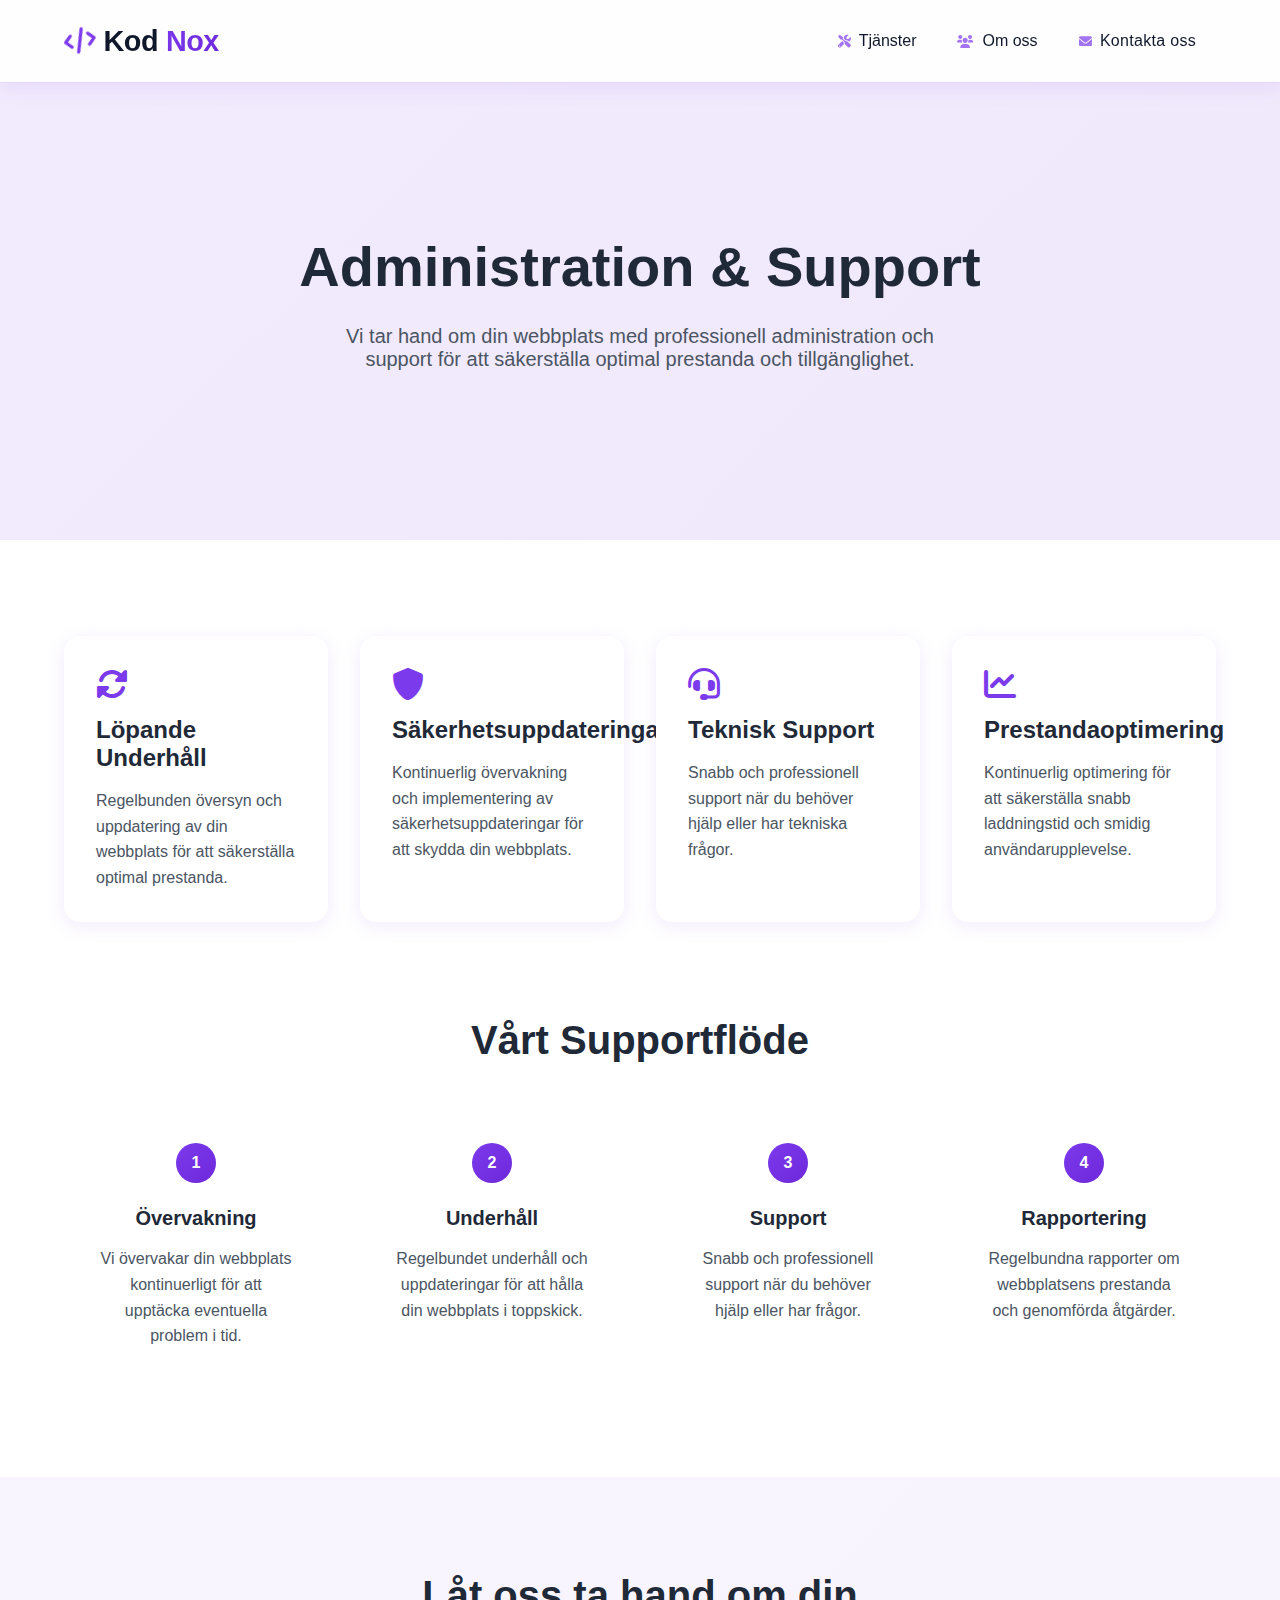
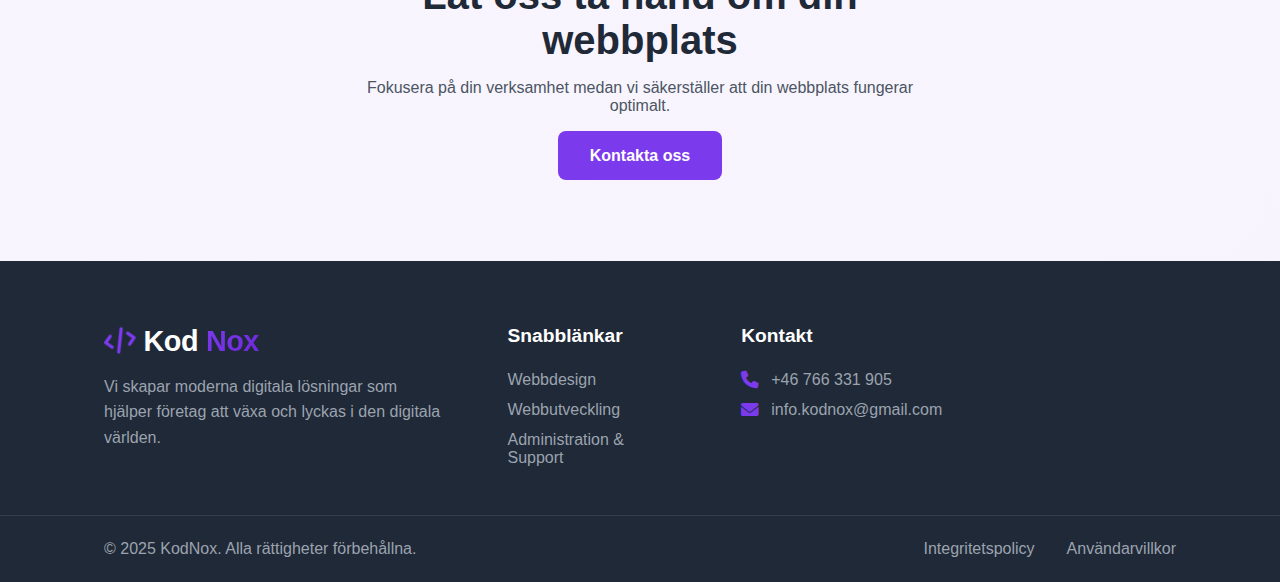
<file: administration.html>
<!DOCTYPE html>
<html lang="sv">
<head>
    <meta charset="UTF-8">
    <meta name="viewport" content="width=device-width, initial-scale=1.0">
    <meta name="description" content="Professionell administration och support från KodNox. Vi säkerställer att din webbplats fungerar optimalt med löpande underhåll och teknisk support.">
    <title>Administration & Support | KodNox</title>
    <link rel="stylesheet" href="styles.css">
    <link rel="stylesheet" href="https://cdnjs.cloudflare.com/ajax/libs/font-awesome/6.0.0/css/all.min.css">
</head>
<body>
    <nav class="navbar">
        <a href="/" class="logo"><i class="fas fa-code" data-fa-transform="rotate-15"></i> Kod<span class="logo-highlight">Nox</span></a>
        <div class="hamburger">
            <span class="bar"></span>
            <span class="bar"></span>
            <span class="bar"></span>
        </div>
        <ul class="nav-menu">
            <li class="nav-item" style="--item-index: 0"><a href="/#tjanster"><i class="fas fa-tools"></i> Tjänster</a></li>
            <li class="nav-item" style="--item-index: 1"><a href="/#om-oss"><i class="fas fa-users"></i> Om oss</a></li>
            <li class="nav-item" style="--item-index: 2"><a href="/#kontakt" class="cta-button"><i class="fas fa-envelope"></i> Kontakta oss</a></li>
        </ul>
    </nav>

    <section class="service-hero">
        <div class="service-hero-content">
            <h1>Administration & Support</h1>
            <p>Vi tar hand om din webbplats med professionell administration och support för att säkerställa optimal prestanda och tillgänglighet.</p>
        </div>
    </section>

    <section class="service-details">
        <div class="service-features-grid">
            <div class="feature-card">
                <i class="fas fa-sync-alt"></i>
                <h3>Löpande Underhåll</h3>
                <p>Regelbunden översyn och uppdatering av din webbplats för att säkerställa optimal prestanda.</p>
            </div>
            <div class="feature-card">
                <i class="fas fa-shield-alt"></i>
                <h3>Säkerhetsuppdateringar</h3>
                <p>Kontinuerlig övervakning och implementering av säkerhetsuppdateringar för att skydda din webbplats.</p>
            </div>
            <div class="feature-card">
                <i class="fas fa-headset"></i>
                <h3>Teknisk Support</h3>
                <p>Snabb och professionell support när du behöver hjälp eller har tekniska frågor.</p>
            </div>
            <div class="feature-card">
                <i class="fas fa-chart-line"></i>
                <h3>Prestandaoptimering</h3>
                <p>Kontinuerlig optimering för att säkerställa snabb laddningstid och smidig användarupplevelse.</p>
            </div>
        </div>

        <div class="service-process">
            <h2>Vårt Supportflöde</h2>
            <div class="process-steps">
                <div class="process-step">
                    <div class="step-number">1</div>
                    <h3>Övervakning</h3>
                    <p>Vi övervakar din webbplats kontinuerligt för att upptäcka eventuella problem i tid.</p>
                </div>
                <div class="process-step">
                    <div class="step-number">2</div>
                    <h3>Underhåll</h3>
                    <p>Regelbundet underhåll och uppdateringar för att hålla din webbplats i toppskick.</p>
                </div>
                <div class="process-step">
                    <div class="step-number">3</div>
                    <h3>Support</h3>
                    <p>Snabb och professionell support när du behöver hjälp eller har frågor.</p>
                </div>
                <div class="process-step">
                    <div class="step-number">4</div>
                    <h3>Rapportering</h3>
                    <p>Regelbundna rapporter om webbplatsens prestanda och genomförda åtgärder.</p>
                </div>
            </div>
        </div>
    </section>

    <section class="cta-section">
        <div class="cta-content">
            <h2>Låt oss ta hand om din webbplats</h2>
            <p>Fokusera på din verksamhet medan vi säkerställer att din webbplats fungerar optimalt.</p>
            <a href="/#kontakt" class="primary-button">Kontakta oss</a>
        </div>
    </section>

    <footer class="footer">
        <div class="footer-content">
            <div class="footer-section">
                <a href="/" class="footer-logo"><i class="fas fa-code" data-fa-transform="rotate-15"></i> Kod<span class="logo-highlight">Nox</span></a>
                <p>Vi skapar moderna digitala lösningar som hjälper företag att växa och lyckas i den digitala världen.</p>
            </div>

            <div class="footer-section">
                <h3>Snabblänkar</h3>
                <ul class="footer-links">
                    <li><a href="/webbdesign.html">Webbdesign</a></li>
                    <li><a href="/webbutveckling.html">Webbutveckling</a></li>
                    <li><a href="/administration.html">Administration & Support</a></li>
                </ul>
            </div>

            <div class="footer-section">
                <h3>Kontakt</h3>
                <ul class="footer-contact">
                    <li><i class="fas fa-phone"></i> +46 766 331 905</li>
                    <li><i class="fas fa-envelope"></i> info.kodnox@gmail.com</li>
                </ul>
            </div>
        </div>

        <div class="footer-bottom">
            <div class="footer-bottom-content">
                <p>&copy; 2025 KodNox. Alla rättigheter förbehållna.</p>
                <div class="footer-legal">
                    <a href="#">Integritetspolicy</a>
                    <a href="#">Användarvillkor</a>
                </div>
            </div>
        </div>
    </footer>

    <script src="script.js"></script>
</body>
</html>
</file>
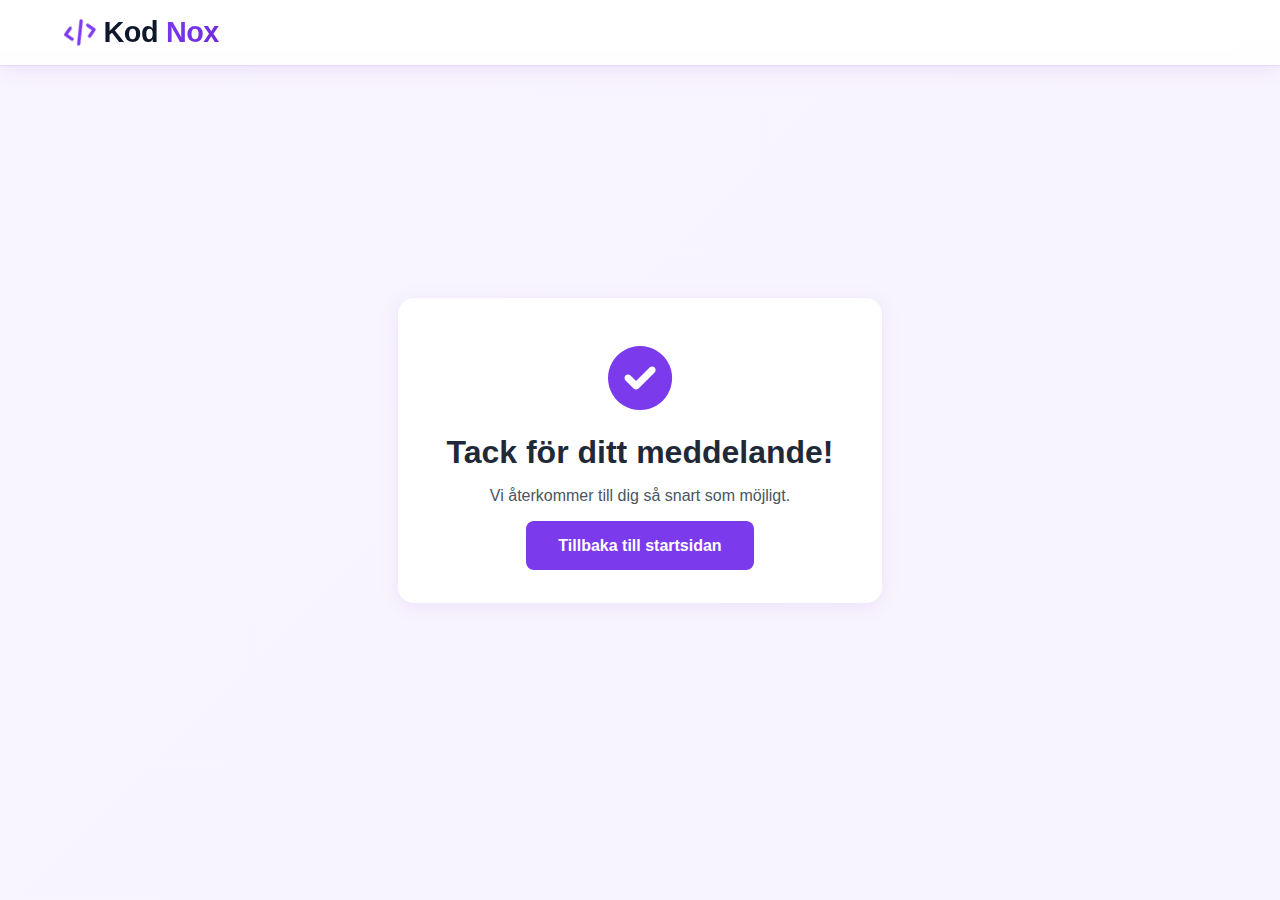
<file: tack.html>
<!DOCTYPE html>
<html lang="sv">
<head>
    <meta charset="UTF-8">
    <meta name="viewport" content="width=device-width, initial-scale=1.0">
    <title>Tack för ditt meddelande | KodNox</title>
    <link rel="stylesheet" href="styles.css">
    <link rel="stylesheet" href="https://cdnjs.cloudflare.com/ajax/libs/font-awesome/6.0.0/css/all.min.css">
</head>
<body>
    <nav class="navbar">
        <a href="/" class="logo"><i class="fas fa-code" data-fa-transform="rotate-15"></i> Kod<span class="logo-highlight">Nox</span></a>
    </nav>

    <section class="thank-you-section">
        <div class="thank-you-content">
            <i class="fas fa-check-circle"></i>
            <h1>Tack för ditt meddelande!</h1>
            <p>Vi återkommer till dig så snart som möjligt.</p>
            <a href="/" class="primary-button">Tillbaka till startsidan</a>
        </div>
    </section>

    <script src="script.js"></script>
</body>
</html>
</file>
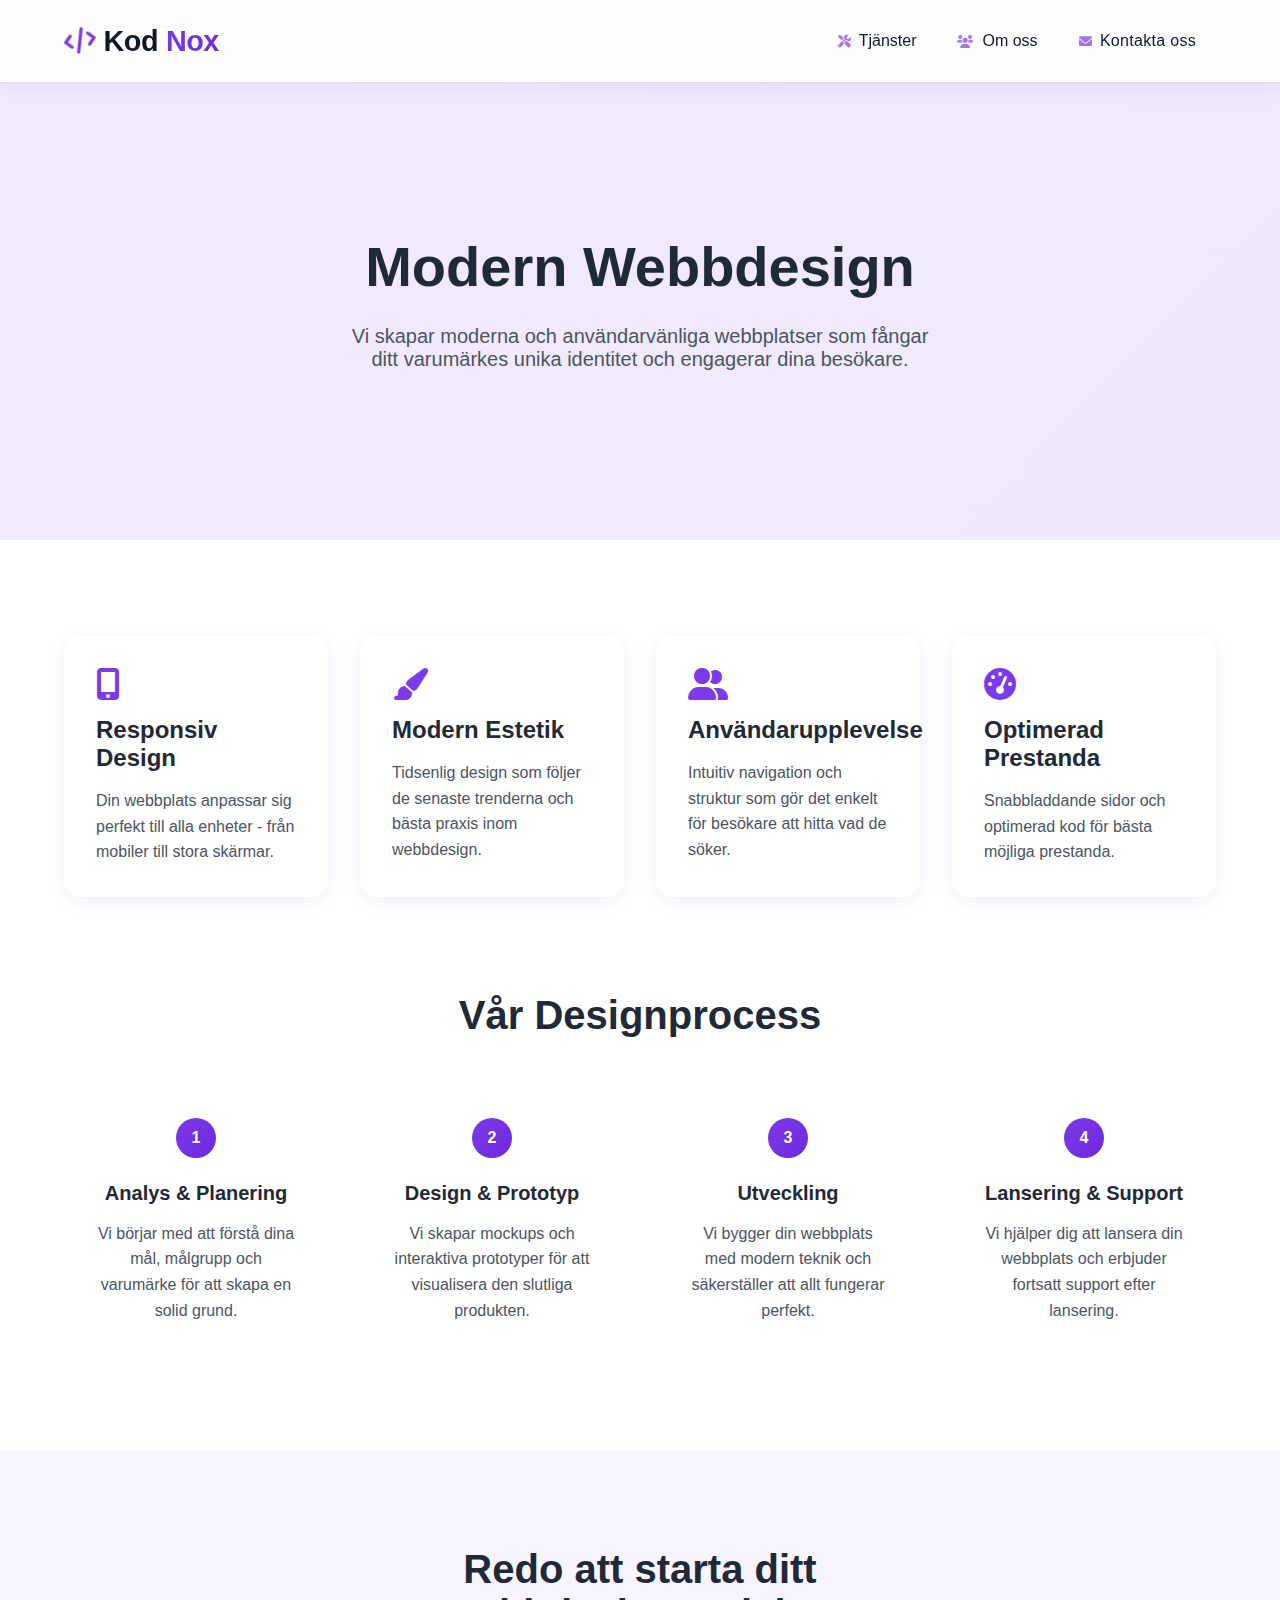
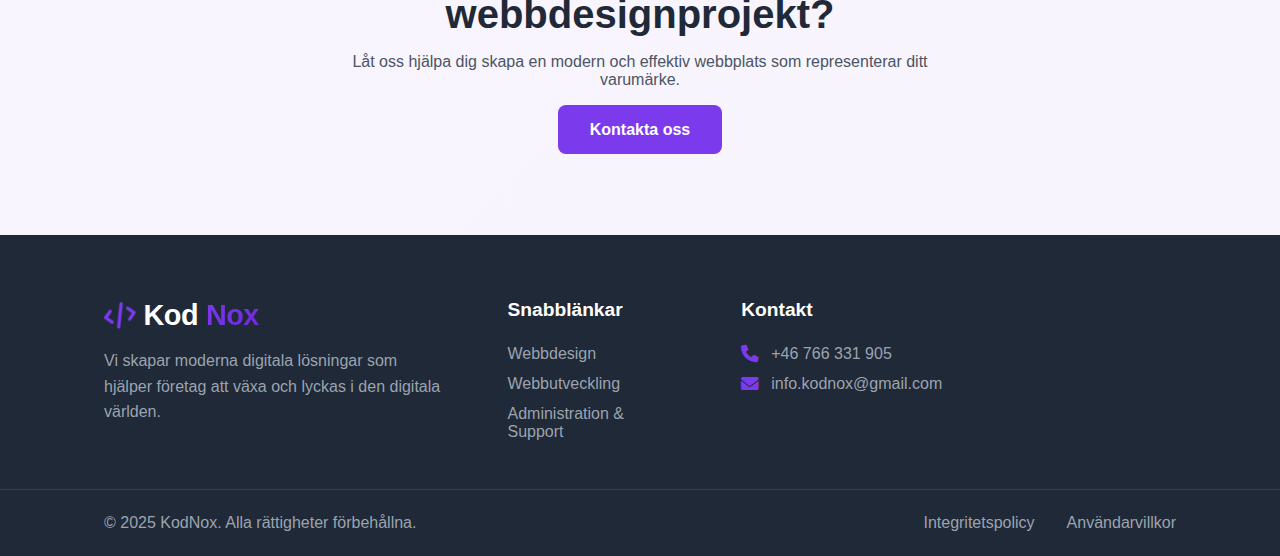
<file: webbdesign.html>
<!DOCTYPE html>
<html lang="sv">
<head>
    <meta charset="UTF-8">
    <meta name="viewport" content="width=device-width, initial-scale=1.0">
    <meta name="description" content="Modern och användarvänlig webbdesign från KodNox. Vi skapar unika och engagerande webbplatser som representerar ditt varumärke.">
    <title>Webbdesign | KodNox</title>
    <link rel="stylesheet" href="styles.css">
    <link rel="stylesheet" href="https://cdnjs.cloudflare.com/ajax/libs/font-awesome/6.0.0/css/all.min.css">
</head>
<body>
    <nav class="navbar">
        <a href="/" class="logo"><i class="fas fa-code" data-fa-transform="rotate-15"></i> Kod<span class="logo-highlight">Nox</span></a>
        <div class="hamburger">
            <span class="bar"></span>
            <span class="bar"></span>
            <span class="bar"></span>
        </div>
        <ul class="nav-menu">
            <li class="nav-item" style="--item-index: 0"><a href="/#tjanster"><i class="fas fa-tools"></i> Tjänster</a></li>
            <li class="nav-item" style="--item-index: 1"><a href="/#om-oss"><i class="fas fa-users"></i> Om oss</a></li>
            <li class="nav-item" style="--item-index: 2"><a href="/#kontakt" class="cta-button"><i class="fas fa-envelope"></i> Kontakta oss</a></li>
        </ul>
    </nav>

    <section class="service-hero">
        <div class="service-hero-content">
            <h1>Modern Webbdesign</h1>
            <p>Vi skapar moderna och användarvänliga webbplatser som fångar ditt varumärkes unika identitet och engagerar dina besökare.</p>
        </div>
    </section>

    <section class="service-details">
        <div class="service-features-grid">
            <div class="feature-card">
                <i class="fas fa-mobile-alt"></i>
                <h3>Responsiv Design</h3>
                <p>Din webbplats anpassar sig perfekt till alla enheter - från mobiler till stora skärmar.</p>
            </div>
            <div class="feature-card">
                <i class="fas fa-paint-brush"></i>
                <h3>Modern Estetik</h3>
                <p>Tidsenlig design som följer de senaste trenderna och bästa praxis inom webbdesign.</p>
            </div>
            <div class="feature-card">
                <i class="fas fa-user-friends"></i>
                <h3>Användarupplevelse</h3>
                <p>Intuitiv navigation och struktur som gör det enkelt för besökare att hitta vad de söker.</p>
            </div>
            <div class="feature-card">
                <i class="fas fa-tachometer-alt"></i>
                <h3>Optimerad Prestanda</h3>
                <p>Snabbladdande sidor och optimerad kod för bästa möjliga prestanda.</p>
            </div>
        </div>

        <div class="service-process">
            <h2>Vår Designprocess</h2>
            <div class="process-steps">
                <div class="process-step">
                    <div class="step-number">1</div>
                    <h3>Analys & Planering</h3>
                    <p>Vi börjar med att förstå dina mål, målgrupp och varumärke för att skapa en solid grund.</p>
                </div>
                <div class="process-step">
                    <div class="step-number">2</div>
                    <h3>Design & Prototyp</h3>
                    <p>Vi skapar mockups och interaktiva prototyper för att visualisera den slutliga produkten.</p>
                </div>
                <div class="process-step">
                    <div class="step-number">3</div>
                    <h3>Utveckling</h3>
                    <p>Vi bygger din webbplats med modern teknik och säkerställer att allt fungerar perfekt.</p>
                </div>
                <div class="process-step">
                    <div class="step-number">4</div>
                    <h3>Lansering & Support</h3>
                    <p>Vi hjälper dig att lansera din webbplats och erbjuder fortsatt support efter lansering.</p>
                </div>
            </div>
        </div>
    </section>

    <section class="cta-section">
        <div class="cta-content">
            <h2>Redo att starta ditt webbdesignprojekt?</h2>
            <p>Låt oss hjälpa dig skapa en modern och effektiv webbplats som representerar ditt varumärke.</p>
            <a href="/#kontakt" class="primary-button">Kontakta oss</a>
        </div>
    </section>

    <footer class="footer">
        <div class="footer-content">
            <div class="footer-section">
                <a href="/" class="footer-logo"><i class="fas fa-code" data-fa-transform="rotate-15"></i> Kod<span class="logo-highlight">Nox</span></a>
                <p>Vi skapar moderna digitala lösningar som hjälper företag att växa och lyckas i den digitala världen.</p>
            </div>

            <div class="footer-section">
                <h3>Snabblänkar</h3>
                <ul class="footer-links">
                    <li><a href="/webbdesign.html">Webbdesign</a></li>
                    <li><a href="/webbutveckling.html">Webbutveckling</a></li>
                    <li><a href="/administration.html">Administration & Support</a></li>
                </ul>
            </div>

            <div class="footer-section">
                <h3>Kontakt</h3>
                <ul class="footer-contact">
                    <li><i class="fas fa-phone"></i> +46 766 331 905</li>
                    <li><i class="fas fa-envelope"></i> info.kodnox@gmail.com</li>
                </ul>
            </div>
        </div>

        <div class="footer-bottom">
            <div class="footer-bottom-content">
                <p>&copy; 2025 KodNox. Alla rättigheter förbehållna.</p>
                <div class="footer-legal">
                    <a href="#">Integritetspolicy</a>
                    <a href="#">Användarvillkor</a>
                </div>
            </div>
        </div>
    </footer>

    <script src="script.js"></script>
</body>
</html>
</file>
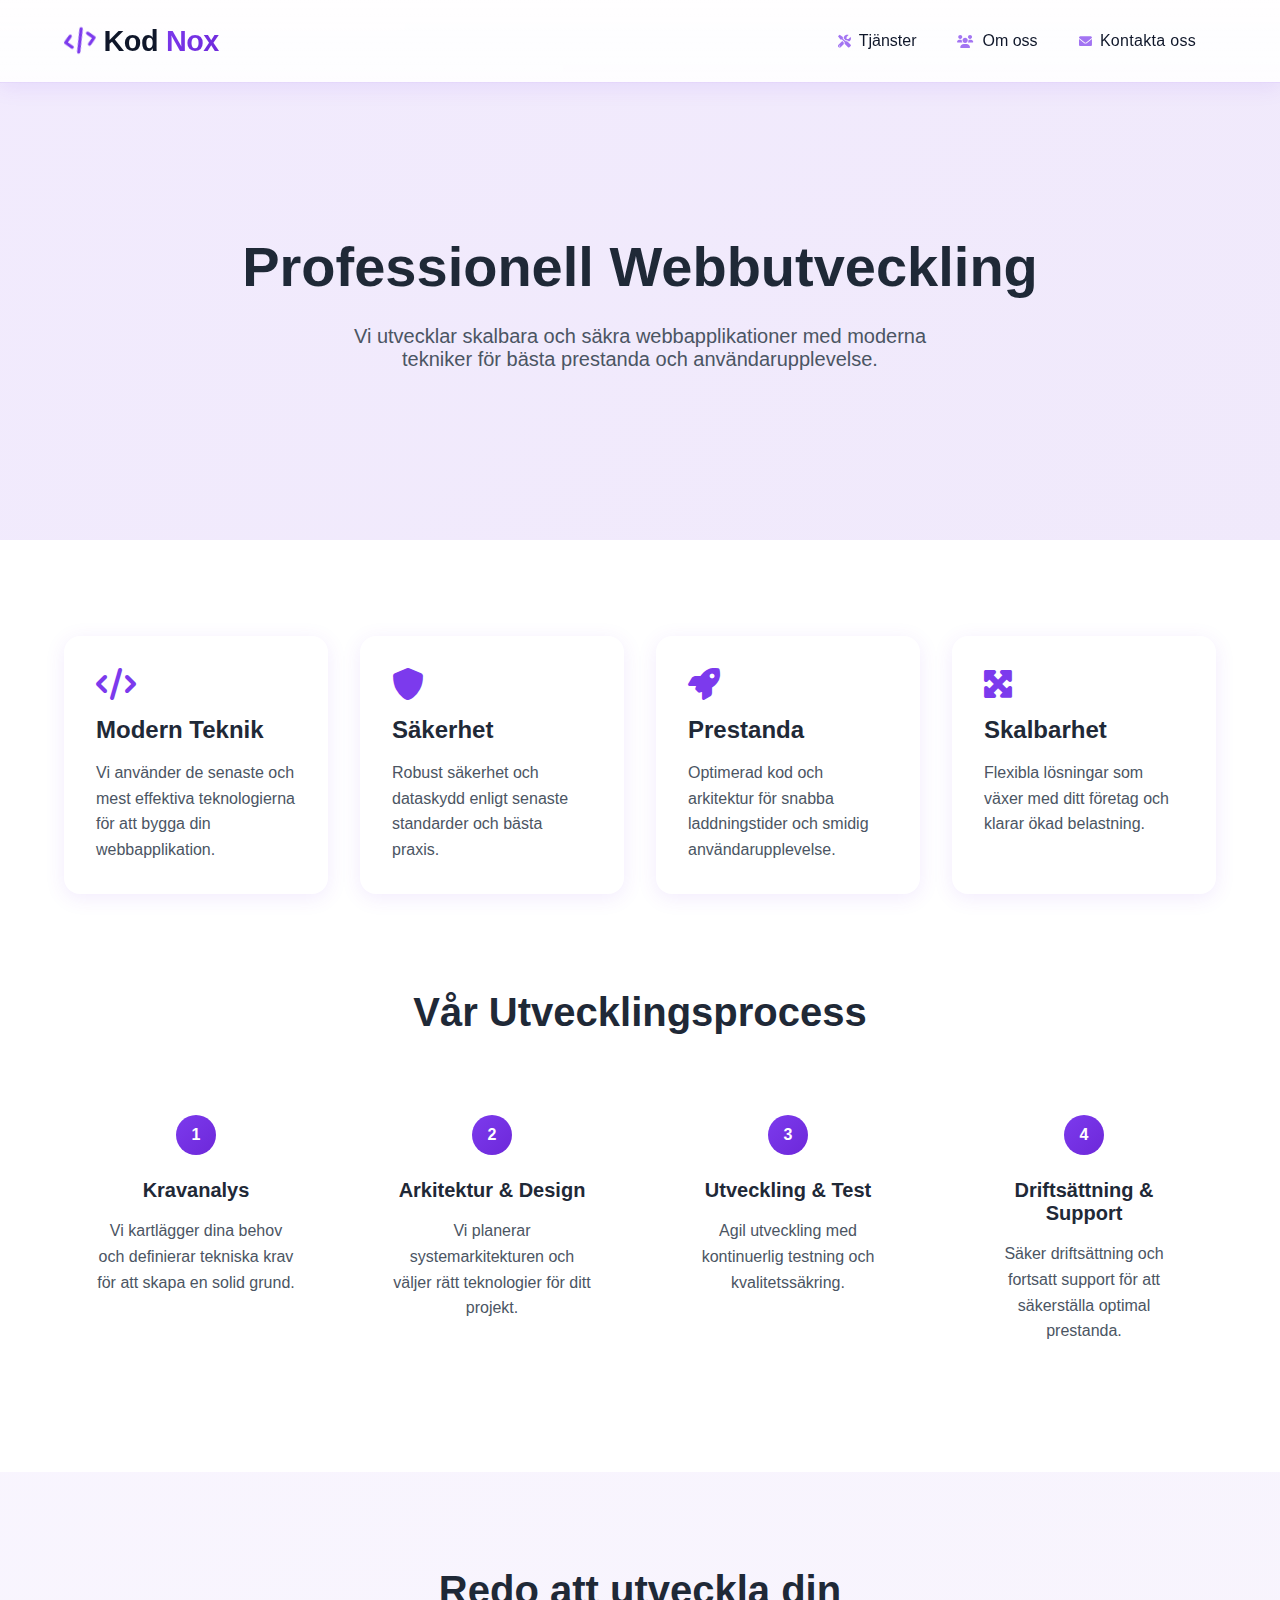
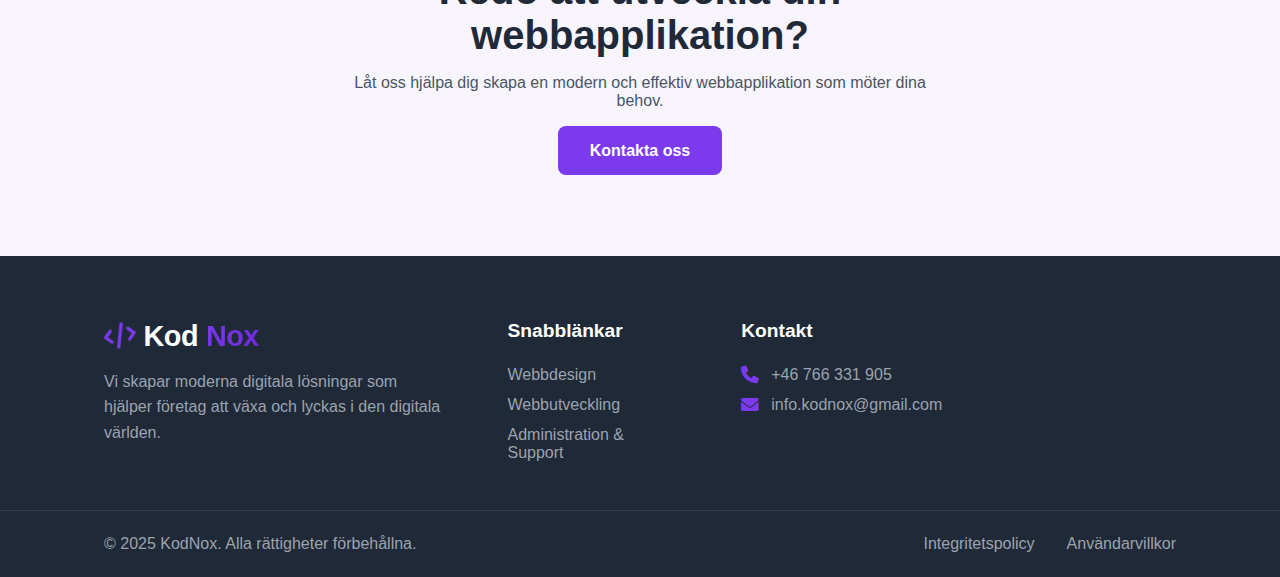
<file: webbutveckling.html>
<!DOCTYPE html>
<html lang="sv">
<head>
    <meta charset="UTF-8">
    <meta name="viewport" content="width=device-width, initial-scale=1.0">
    <meta name="description" content="Professionell webbutveckling från KodNox. Vi bygger skalbara och säkra webbapplikationer med moderna tekniker för bästa prestanda.">
    <title>Webbutveckling | KodNox</title>
    <link rel="stylesheet" href="styles.css">
    <link rel="stylesheet" href="https://cdnjs.cloudflare.com/ajax/libs/font-awesome/6.0.0/css/all.min.css">
</head>
<body>
    <nav class="navbar">
        <a href="/" class="logo"><i class="fas fa-code" data-fa-transform="rotate-15"></i> Kod<span class="logo-highlight">Nox</span></a>
        <div class="hamburger">
            <span class="bar"></span>
            <span class="bar"></span>
            <span class="bar"></span>
        </div>
        <ul class="nav-menu">
            <li class="nav-item" style="--item-index: 0"><a href="/#tjanster"><i class="fas fa-tools"></i> Tjänster</a></li>
            <li class="nav-item" style="--item-index: 1"><a href="/#om-oss"><i class="fas fa-users"></i> Om oss</a></li>
            <li class="nav-item" style="--item-index: 2"><a href="/#kontakt" class="cta-button"><i class="fas fa-envelope"></i> Kontakta oss</a></li>
        </ul>
    </nav>

    <section class="service-hero">
        <div class="service-hero-content">
            <h1>Professionell Webbutveckling</h1>
            <p>Vi utvecklar skalbara och säkra webbapplikationer med moderna tekniker för bästa prestanda och användarupplevelse.</p>
        </div>
    </section>

    <section class="service-details">
        <div class="service-features-grid">
            <div class="feature-card">
                <i class="fas fa-code"></i>
                <h3>Modern Teknik</h3>
                <p>Vi använder de senaste och mest effektiva teknologierna för att bygga din webbapplikation.</p>
            </div>
            <div class="feature-card">
                <i class="fas fa-shield-alt"></i>
                <h3>Säkerhet</h3>
                <p>Robust säkerhet och dataskydd enligt senaste standarder och bästa praxis.</p>
            </div>
            <div class="feature-card">
                <i class="fas fa-rocket"></i>
                <h3>Prestanda</h3>
                <p>Optimerad kod och arkitektur för snabba laddningstider och smidig användarupplevelse.</p>
            </div>
            <div class="feature-card">
                <i class="fas fa-expand-arrows-alt"></i>
                <h3>Skalbarhet</h3>
                <p>Flexibla lösningar som växer med ditt företag och klarar ökad belastning.</p>
            </div>
        </div>

        <div class="service-process">
            <h2>Vår Utvecklingsprocess</h2>
            <div class="process-steps">
                <div class="process-step">
                    <div class="step-number">1</div>
                    <h3>Kravanalys</h3>
                    <p>Vi kartlägger dina behov och definierar tekniska krav för att skapa en solid grund.</p>
                </div>
                <div class="process-step">
                    <div class="step-number">2</div>
                    <h3>Arkitektur & Design</h3>
                    <p>Vi planerar systemarkitekturen och väljer rätt teknologier för ditt projekt.</p>
                </div>
                <div class="process-step">
                    <div class="step-number">3</div>
                    <h3>Utveckling & Test</h3>
                    <p>Agil utveckling med kontinuerlig testning och kvalitetssäkring.</p>
                </div>
                <div class="process-step">
                    <div class="step-number">4</div>
                    <h3>Driftsättning & Support</h3>
                    <p>Säker driftsättning och fortsatt support för att säkerställa optimal prestanda.</p>
                </div>
            </div>
        </div>
    </section>

    <section class="cta-section">
        <div class="cta-content">
            <h2>Redo att utveckla din webbapplikation?</h2>
            <p>Låt oss hjälpa dig skapa en modern och effektiv webbapplikation som möter dina behov.</p>
            <a href="/#kontakt" class="primary-button">Kontakta oss</a>
        </div>
    </section>

    <footer class="footer">
        <div class="footer-content">
            <div class="footer-section">
                <a href="/" class="footer-logo"><i class="fas fa-code" data-fa-transform="rotate-15"></i> Kod<span class="logo-highlight">Nox</span></a>
                <p>Vi skapar moderna digitala lösningar som hjälper företag att växa och lyckas i den digitala världen.</p>
            </div>

            <div class="footer-section">
                <h3>Snabblänkar</h3>
                <ul class="footer-links">
                    <li><a href="/webbdesign.html">Webbdesign</a></li>
                    <li><a href="/webbutveckling.html">Webbutveckling</a></li>
                    <li><a href="/administration.html">Administration & Support</a></li>
                </ul>
            </div>

            <div class="footer-section">
                <h3>Kontakt</h3>
                <ul class="footer-contact">
                    <li><i class="fas fa-phone"></i> +46 766 331 905</li>
                    <li><i class="fas fa-envelope"></i> info.kodnox@gmail.com</li>
                </ul>
            </div>
        </div>

        <div class="footer-bottom">
            <div class="footer-bottom-content">
                <p>&copy; 2025 KodNox. Alla rättigheter förbehållna.</p>
                <div class="footer-legal">
                    <a href="#">Integritetspolicy</a>
                    <a href="#">Användarvillkor</a>
                </div>
            </div>
        </div>
    </footer>

    <script src="script.js"></script>
</body>
</html>
</file>
<file: styles.css>
html {
    scroll-behavior: smooth;
}

* {
    margin: 0;
    padding: 0;
    box-sizing: border-box;
    font-family: 'Arial', sans-serif;
    transition: all 0.4s cubic-bezier(0.4, 0, 0.2, 1);
}





.navbar {
    display: flex;
    justify-content: space-between;
    align-items: center;
    padding: 1rem 5%;
    background: linear-gradient(to bottom, rgba(255, 255, 255, 0.95), rgba(255, 255, 255, 0.9));
    backdrop-filter: blur(10px);
    -webkit-backdrop-filter: blur(10px);
    box-shadow: 0 4px 20px rgba(124, 58, 237, 0.1);
    position: fixed;
    width: 100%;
    top: 0;
    z-index: 1000;
    border-bottom: 1px solid rgba(124, 58, 237, 0.2);
}

.logo {
    font-size: 1.8rem;
    font-weight: 800;
    color: #0f172a;
    text-decoration: none;
    display: flex;
    align-items: center;
    gap: 0.5rem;
    letter-spacing: -0.5px;
    transition: all 0.3s cubic-bezier(0.4, 0, 0.2, 1);
    padding: 0.5rem;
    margin: -0.5rem;
    border-radius: 8px;
    position: relative;
}

.logo:hover {
    transform: translateY(-1px) scale(1.02);
    background: linear-gradient(135deg, rgba(124, 58, 237, 0.08), rgba(109, 40, 217, 0.08));
    box-shadow: 0 4px 12px rgba(124, 58, 237, 0.12);
}

.logo::after {
    content: '';
    position: absolute;
    bottom: -2px;
    left: 0.5rem;
    right: 0.5rem;
    height: 2px;
    background: linear-gradient(135deg, #7c3aed, #6d28d9);
    border-radius: 2px;
    opacity: 0;
    transform: scaleX(0.7);
    transition: all 0.3s cubic-bezier(0.4, 0, 0.2, 1);
}

.logo:hover::after {
    opacity: 1;
    transform: scaleX(1);
}

.logo i {
    font-size: 1.6rem;
    color: #7c3aed;
    transform: rotate(-10deg);
    transition: all 0.5s cubic-bezier(0.4, 0, 0.2, 1);
    will-change: transform;
}

.logo:hover i {
    transform: rotate(5deg) scale(1.1);
}

.logo-highlight {
    background: linear-gradient(135deg, #7c3aed, #6d28d9);
    -webkit-background-clip: text;
    background-clip: text;
    -webkit-text-fill-color: transparent;
    font-weight: 900;
}

.nav-menu {
    display: flex;
    align-items: center;
    gap: 1rem;
    list-style: none;
    padding: 0.5rem;
    border-radius: 12px;
    transition: all 0.3s ease;
}



@keyframes shimmer {
    0% { background-position: -200% center; }
    100% { background-position: 200% center; }
}

.nav-item a {
    text-decoration: none;
    color: #0f172a;
    font-weight: 500;
    font-size: 1rem;
    transition: all 0.4s cubic-bezier(0.4, 0, 0.2, 1);
    display: flex;
    align-items: center;
    gap: 0.5rem;
    padding: 0.5rem 0.75rem;
    border-radius: 8px;
    position: relative;
    background: transparent;
    overflow: hidden;
}

.nav-item a::before {
    content: '';
    position: absolute;
    top: 0;
    left: 0;
    width: 100%;
    height: 100%;
    background: linear-gradient(90deg, 
        transparent,
        rgba(14, 165, 233, 0.05),
        transparent
    );
    background-size: 200% 100%;
    opacity: 0;
    transition: opacity 0.3s ease;
}

.nav-item a i {
    font-size: 0.9rem;
    opacity: 0.7;
    transition: all 0.3s ease;
    color: #7c3aed;
    margin-top: 1px;
    transform: scale(0.9);
}

.nav-item a:hover i {
    opacity: 1;
    color: #7c3aed;
    transform: scale(1.1) rotate(5deg);
}

.cta-button i {
    font-size: 0.8rem;
    color: #0f172a;
    opacity: 0.85;
    margin-top: 1px;
}

.cta-button:hover i {
    opacity: 1;
}

.nav-item a:hover {
    color: #7c3aed;
    background: rgba(124, 58, 237, 0.05);
    transform: translateY(-1px);
}

.nav-item a:hover::before {
    opacity: 1;
    animation: shimmer 2s infinite;
}

.cta-button {
    background: linear-gradient(135deg, #7c3aed, #6d28d9);
    color: #0f172a !important;
    padding: 0.75rem 1.5rem;
    border-radius: 8px;
    transition: all 0.3s ease;
    border: none;
    position: relative;
    overflow: hidden;
    isolation: isolate;
    font-weight: 600;
    letter-spacing: 0.3px;
}

.cta-button::before {
    content: '';
    position: absolute;
    top: 0;
    left: 0;
    width: 100%;
    height: 100%;
    background: linear-gradient(135deg, rgba(255, 255, 255, 0.1), rgba(255, 255, 255, 0));
    transform: translateX(-100%) skewX(-15deg);
    transition: transform 0.5s ease;
    z-index: -1;
}

.cta-button:hover {
    background: linear-gradient(135deg, #6d28d9, #5b21b6);
    transform: translateY(-1px);
    box-shadow: 0 4px 12px rgba(124, 58, 237, 0.2);
    color: #0f172a !important;
}

.cta-button:hover::before {
    transform: translateX(100%) skewX(-15deg);
}

.hamburger {
    display: none;
    cursor: pointer;
}

.bar {
    display: block;
    width: 25px;
    height: 3px;
    margin: 5px auto;
    transition: all 0.3s ease;
    background-color: #1f2937;
}

@media (max-width: 768px) {
    .hamburger {
        display: block;
    }

    .hamburger.active .bar:nth-child(2) {
        opacity: 0;
    }

    .hamburger.active .bar:nth-child(1) {
        transform: translateY(8px) rotate(45deg);
    }

    .hamburger.active .bar:nth-child(3) {
        transform: translateY(-8px) rotate(-45deg);
    }

    .nav-menu {
        position: fixed;
        top: -100vh;
        left: 0;
        gap: 0;
        flex-direction: column;
        background-color: white;
        width: 100%;
        text-align: center;
        transition: all 0.4s cubic-bezier(0.4, 0, 0.2, 1);
        box-shadow: 0 2px 5px rgba(0, 0, 0, 0.1);
        padding: 1rem 0;
        opacity: 0;
        transform: translateY(-20px);
        pointer-events: none;
    }

    .nav-menu.active {
        top: 70px;
        opacity: 1;
        transform: translateY(0);
        pointer-events: all;
    }

    .nav-item {
        margin: 16px 0;
        opacity: 0;
        transform: translateY(-10px);
        transition: all 0.3s cubic-bezier(0.4, 0, 0.2, 1);
        transition-delay: calc(var(--item-index) * 0.1s);
    }

    .nav-menu.active .nav-item {
        opacity: 1;
        transform: translateY(0);
    }
}

.hero {
    display: flex;
    align-items: center;
    justify-content: space-between;
    padding: 8rem 5% 5rem;
    background-color: #f8f7ff;
    min-height: 100vh;
    gap: 4rem;
}

.hero-content {
    flex: 1;
    max-width: 600px;
}

.hero h1 {
    font-size: 3.5rem;
    line-height: 1.2;
    margin-bottom: 1.5rem;
    color: #1f2937;
}

.highlight {
    color: #7c3aed;
}

.hero p {
    font-size: 1.2rem;
    line-height: 1.6;
    color: #4b5563;
    margin-bottom: 2rem;
}

.hero-buttons {
    display: flex;
    gap: 1rem;
}

.primary-button {
    background-color: #7c3aed;
    color: white;
    padding: 1rem 2rem;
    border-radius: 8px;
    text-decoration: none;
    font-weight: 600;
    transition: background-color 0.3s ease;
}

.primary-button:hover {
    background-color: #6d28d9;
}

.secondary-button {
    background-color: white;
    color: #7c3aed;
    padding: 1rem 2rem;
    border-radius: 8px;
    text-decoration: none;
    font-weight: 600;
    border: 2px solid #7c3aed;
    transition: all 0.3s ease;
}

.secondary-button:hover {
    background-color: #7c3aed;
    color: white;
}

.hero-image {
    flex: 1;
    max-width: 600px;
}

.hero-image img {
    width: 100%;
    height: auto;
    border-radius: 12px;
    box-shadow: 0 20px 40px rgba(0, 0, 0, 0.1);
}

.projects {
    padding: 5rem 5%;
    background-color: #f8f7ff;
}

.projects-grid {
    display: grid;
    grid-template-columns: repeat(auto-fit, minmax(300px, 1fr));
    gap: 2rem;
    margin-top: 3rem;
}

.project-card {
    background: white;
    border-radius: 12px;
    overflow: hidden;
    box-shadow: 0 4px 6px rgba(0, 0, 0, 0.1);
    transition: all 0.5s cubic-bezier(0.4, 0, 0.2, 1);
}

.project-card:hover {
    transform: translateY(-5px);
    box-shadow: 0 8px 15px rgba(0, 0, 0, 0.1);
}

.project-image {
    width: 100%;
    height: 200px;
    overflow: hidden;
}

.project-image img {
    width: 100%;
    height: 100%;
    object-fit: cover;
    transition: transform 0.5s cubic-bezier(0.4, 0, 0.2, 1);
}

.project-card:hover .project-image img {
    transform: scale(1.05);
}

.project-content {
    padding: 1.5rem;
}

.project-content h3 {
    color: #1f2937;
    font-size: 1.4rem;
    margin-bottom: 0.75rem;
}

.project-content p {
    color: #4b5563;
    margin-bottom: 1.25rem;
    line-height: 1.6;
}

.project-tags {
    display: flex;
    flex-wrap: wrap;
    gap: 0.5rem;
    margin-bottom: 1.25rem;
}

.project-tags span {
    background-color: #f3f4f6;
    color: #6b7280;
    padding: 0.4rem 0.8rem;
    border-radius: 20px;
    font-size: 0.85rem;
    transition: all 0.4s cubic-bezier(0.4, 0, 0.2, 1);
}

.project-tags span:hover {
    background-color: #7c3aed;
    color: white;
}

.project-link {
    display: inline-flex;
    align-items: center;
    gap: 0.5rem;
    color: #7c3aed;
    text-decoration: none;
    font-weight: 500;
    transition: all 0.4s cubic-bezier(0.4, 0, 0.2, 1);
}

.project-link i {
    font-size: 0.9rem;
    transition: transform 0.3s ease;
}

.project-link:hover {
    color: #6d28d9;
}

.project-link:hover i {
    transform: translateX(3px);
}

.contact {
    padding: 5rem 5%;
    background-color: white;
}

.contact-container {
    display: grid;
    grid-template-columns: 1fr 2fr;
    gap: 4rem;
    margin-top: 3rem;
    max-width: 1200px;
    margin-left: auto;
    margin-right: auto;
}

.contact-info {
    display: flex;
    flex-direction: column;
    gap: 2rem;
    padding: 1.5rem 0;
}

.info-item {
    display: flex;
    align-items: flex-start;
    gap: 1rem;
}

.info-item i {
    font-size: 1.5rem;
    color: #7c3aed;
    opacity: 0.9;
}

.info-item h3 {
    color: #1f2937;
    font-size: 1.2rem;
    margin-bottom: 0.5rem;
}

.info-item p {
    color: #4b5563;
    line-height: 1.6;
}



.contact-form {
    background: #f8f7ff;
    padding: 2.5rem;
    border-radius: 12px;
    box-shadow: 0 4px 6px rgba(0, 0, 0, 0.05);
}

.form-group {
    margin-bottom: 1.5rem;
}

.form-group label {
    display: block;
    color: #1f2937;
    margin-bottom: 0.5rem;
    font-weight: 500;
}

.form-group input,
.form-group textarea {
    width: 100%;
    padding: 0.75rem 1rem;
    border: 2px solid #e5e7eb;
    border-radius: 8px;
    background-color: white;
    color: #1f2937;
    font-size: 1rem;
    transition: all 0.4s cubic-bezier(0.4, 0, 0.2, 1);
}

.form-group input:focus,
.form-group textarea:focus {
    outline: none;
    border-color: #7c3aed;
    box-shadow: 0 0 0 3px rgba(124, 58, 237, 0.1);
}

.submit-button {
    background-color: #7c3aed;
    color: white;
    padding: 1rem 2rem;
    border: none;
    border-radius: 8px;
    font-size: 1rem;
    font-weight: 600;
    cursor: pointer;
    display: inline-flex;
    align-items: center;
    gap: 0.5rem;
    transition: all 0.4s cubic-bezier(0.4, 0, 0.2, 1);
}

.submit-button i {
    font-size: 0.9rem;
    transition: transform 0.3s ease;
}

.submit-button:hover {
    background-color: #6d28d9;
    transform: translateY(-2px);
}

.submit-button:hover i {
    transform: translateX(3px);
}

.footer {
    background-color: #1f2937;
    color: #f3f4f6;
    padding-top: 4rem;
}

.footer-content {
    max-width: 1200px;
    margin: 0 auto;
    padding: 0 5%;
    display: grid;
    grid-template-columns: 2fr repeat(3, 1fr);
    gap: 4rem;
}

.footer-section {
    display: flex;
    flex-direction: column;
    gap: 1rem;
}

.footer-logo {
    font-size: 1.8rem;
    font-weight: 800;
    color: white;
    text-decoration: none;
    display: flex;
    align-items: center;
    gap: 0.5rem;
    letter-spacing: -0.5px;
    transition: all 0.3s cubic-bezier(0.4, 0, 0.2, 1);
    padding: 0.5rem;
    margin: -0.5rem;
    border-radius: 8px;
    position: relative;
}

.footer-logo:hover {
    transform: translateY(-1px) scale(1.02);
    background: linear-gradient(135deg, rgba(124, 58, 237, 0.08), rgba(109, 40, 217, 0.08));
    box-shadow: 0 4px 12px rgba(124, 58, 237, 0.12);
}

.footer-logo i {
    font-size: 1.6rem;
    color: #7c3aed;
    transform: rotate(-10deg);
    transition: all 0.5s cubic-bezier(0.4, 0, 0.2, 1);
    will-change: transform;
}

.footer-logo:hover i {
    transform: rotate(5deg) scale(1.1);
}

.footer-logo::after {
    content: '';
    position: absolute;
    bottom: -2px;
    left: 0.5rem;
    right: 0.5rem;
    height: 2px;
    background: linear-gradient(135deg, #7c3aed, #6d28d9);
    border-radius: 2px;
    opacity: 0;
    transform: scaleX(0.7);
    transition: all 0.3s cubic-bezier(0.4, 0, 0.2, 1);
}

.footer-logo:hover::after {
    opacity: 1;
    transform: scaleX(1);
}

.footer-logo .logo-highlight {
    background: linear-gradient(135deg, #7c3aed, #6d28d9);
    -webkit-background-clip: text;
    background-clip: text;
    -webkit-text-fill-color: transparent;
    font-weight: 900;
}

.footer-section p {
    color: #9ca3af;
    line-height: 1.6;
    margin-bottom: 0.5rem;
}

.footer-section h3 {
    color: white;
    font-size: 1.2rem;
    margin-bottom: 0.5rem;
}

.footer-links,
.footer-contact {
    list-style: none;
    padding: 0;
    display: flex;
    flex-direction: column;
    gap: 0.75rem;
}

.footer-links a {
    color: #9ca3af;
    text-decoration: none;
    transition: all 0.4s cubic-bezier(0.4, 0, 0.2, 1);
    display: inline-block;
}

.footer-links a:hover {
    color: white;
    transform: translateX(5px);
}

.footer-contact li {
    color: #9ca3af;
    display: flex;
    align-items: center;
    gap: 0.75rem;
}

.footer-contact i {
    color: #7c3aed;
    font-size: 1.1rem;
}



.footer-bottom {
    margin-top: 3rem;
    padding: 1.5rem 0;
    border-top: 1px solid rgba(255, 255, 255, 0.1);
}

.footer-bottom-content {
    max-width: 1200px;
    margin: 0 auto;
    padding: 0 5%;
    display: flex;
    justify-content: space-between;
    align-items: center;
    color: #9ca3af;
}

.footer-legal {
    display: flex;
    gap: 2rem;
}

.footer-legal a {
    color: #9ca3af;
    text-decoration: none;
    transition: color 0.3s ease;
}

.footer-legal a:hover {
    color: white;
}

@media (max-width: 1024px) {
    .footer-content {
        grid-template-columns: repeat(2, 1fr);
        gap: 3rem;
    }
}

@media (max-width: 768px) {
    .footer-content {
        grid-template-columns: 1fr;
        gap: 2.5rem;
    }

    .footer-bottom-content {
        flex-direction: column;
        gap: 1rem;
        text-align: center;
    }

    .footer-legal {
        flex-direction: column;
        gap: 1rem;
    }
}

.thank-you-section {
    min-height: 100vh;
    display: flex;
    align-items: center;
    justify-content: center;
    padding: 2rem;
    background: linear-gradient(135deg, rgba(124, 58, 237, 0.05), rgba(109, 40, 217, 0.05));
}

.thank-you-content {
    text-align: center;
    max-width: 600px;
    padding: 3rem;
    background: white;
    border-radius: 16px;
    box-shadow: 0 4px 20px rgba(124, 58, 237, 0.1);
}

.thank-you-content i {
    font-size: 4rem;
    color: #7c3aed;
    margin-bottom: 1.5rem;
    animation: scaleIn 0.5s ease-out;
}

.thank-you-content h1 {
    font-size: 2rem;
    color: #1f2937;
    margin-bottom: 1rem;
}

.thank-you-content p {
    color: #4b5563;
    margin-bottom: 2rem;
}

@keyframes scaleIn {
    from {
        transform: scale(0);
        opacity: 0;
    }
    to {
        transform: scale(1);
        opacity: 1;
    }
}

/* Service Page Styles */
.service-hero {
    min-height: 60vh;
    display: flex;
    align-items: center;
    justify-content: center;
    padding: 8rem 2rem 4rem;
    background: linear-gradient(135deg, rgba(124, 58, 237, 0.1), rgba(109, 40, 217, 0.1));
    text-align: center;
}

.service-hero-content {
    max-width: 800px;
    margin: 0 auto;
}

.service-hero h1 {
    font-size: 3.5rem;
    color: #1f2937;
    margin-bottom: 1.5rem;
    line-height: 1.2;
}

.service-hero p {
    font-size: 1.25rem;
    color: #4b5563;
    max-width: 600px;
    margin: 0 auto;
}

.service-details {
    padding: 6rem 5%;
}

.service-features-grid {
    display: grid;
    grid-template-columns: repeat(auto-fit, minmax(250px, 1fr));
    gap: 2rem;
    margin-bottom: 6rem;
}

.feature-card {
    padding: 2rem;
    background: white;
    border-radius: 16px;
    box-shadow: 0 4px 20px rgba(124, 58, 237, 0.1);
    transition: all 0.3s ease;
}

.feature-card:hover {
    transform: translateY(-5px);
    box-shadow: 0 8px 30px rgba(124, 58, 237, 0.15);
}

.feature-card i {
    font-size: 2rem;
    color: #7c3aed;
    margin-bottom: 1rem;
}

.feature-card h3 {
    font-size: 1.5rem;
    color: #1f2937;
    margin-bottom: 1rem;
}

.feature-card p {
    color: #4b5563;
    line-height: 1.6;
}

.service-process {
    max-width: 1200px;
    margin: 0 auto;
}

.service-process h2 {
    text-align: center;
    font-size: 2.5rem;
    color: #1f2937;
    margin-bottom: 3rem;
}

.process-steps {
    display: grid;
    grid-template-columns: repeat(auto-fit, minmax(250px, 1fr));
    gap: 2rem;
}

.process-step {
    text-align: center;
    padding: 2rem;
    position: relative;
}

.step-number {
    width: 40px;
    height: 40px;
    background: linear-gradient(135deg, #7c3aed, #6d28d9);
    color: white;
    border-radius: 50%;
    display: flex;
    align-items: center;
    justify-content: center;
    font-weight: bold;
    margin: 0 auto 1.5rem;
}

.process-step h3 {
    font-size: 1.25rem;
    color: #1f2937;
    margin-bottom: 1rem;
}

.process-step p {
    color: #4b5563;
    line-height: 1.6;
}

.cta-section {
    padding: 6rem 2rem;
    background: linear-gradient(135deg, rgba(124, 58, 237, 0.05), rgba(109, 40, 217, 0.05));
    text-align: center;
}

.cta-content {
    max-width: 600px;
    margin: 0 auto;
}

.cta-content h2 {
    font-size: 2.5rem;
    color: #1f2937;
    margin-bottom: 1rem;
}

.cta-content p {
    color: #4b5563;
    margin-bottom: 2rem;
}

@media (max-width: 768px) {
    .service-hero h1 {
        font-size: 2.5rem;
    }

    .service-hero p {
        font-size: 1.1rem;
    }

    .service-details {
        padding: 4rem 5%;
    }

    .cta-content h2 {
        font-size: 2rem;
    }

    .contact-container {
        grid-template-columns: 1fr;
        gap: 3rem;
    }

    .contact-info {
        order: 2;
    }

    .contact-form {
        order: 1;
    }
}

@media (max-width: 1024px) {
    .hero {
        flex-direction: column;
        text-align: center;
        padding-top: 6rem;
    }

    .hero h1 {
        font-size: 2.8rem;
    }

    .hero-buttons {
        justify-content: center;
    }

    .hero-image {
        margin-top: 2rem;
    }
}

.services {
    padding: 6rem 5%;
    background-color: white;
}

.section-header {
    text-align: center;
    max-width: 800px;
    margin: 0 auto 4rem;
}

.section-header h2 {
    font-size: 2.5rem;
    color: #1f2937;
    margin-bottom: 1rem;
}

.section-header p {
    font-size: 1.2rem;
    color: #4b5563;
}

.services-grid {
    display: grid;
    grid-template-columns: repeat(auto-fit, minmax(300px, 1fr));
    gap: 2rem;
    max-width: 1400px;
    margin: 0 auto;
}

.service-card {
    background-color: white;
    padding: 2rem;
    border-radius: 12px;
    box-shadow: 0 4px 6px rgba(0, 0, 0, 0.05);
    transition: transform 0.3s ease, box-shadow 0.3s ease;
    border: 1px solid #f0f0f0;
}

.service-card:hover {
    transform: translateY(-5px);
    box-shadow: 0 8px 15px rgba(0, 0, 0, 0.1);
}

.service-card {
    background: white;
    border-radius: 16px;
    box-shadow: 0 4px 20px rgba(124, 58, 237, 0.1);
    transition: all 0.3s ease;
    overflow: hidden;
}

.service-card:hover {
    transform: translateY(-5px);
    box-shadow: 0 8px 30px rgba(124, 58, 237, 0.15);
}

.service-card-link {
    display: block;
    padding: 2rem;
    text-decoration: none;
    color: inherit;
    height: 100%;
    transition: all 0.3s ease;
}

.service-card-link:hover {
    background: linear-gradient(135deg, rgba(124, 58, 237, 0.05), rgba(109, 40, 217, 0.05));
}

.service-icon {
    width: 60px;
    height: 60px;
    background-color: #f3e8ff;
    border-radius: 50%;
    display: flex;
    align-items: center;
    justify-content: center;
    margin-bottom: 1.5rem;
}

.service-icon i {
    font-size: 1.5rem;
    color: #7c3aed;
}

.service-card h3 {
    font-size: 1.5rem;
    color: #1f2937;
    margin-bottom: 1rem;
}

.service-card p {
    color: #4b5563;
    line-height: 1.6;
    margin-bottom: 1.5rem;
}

.service-features {
    list-style: none;
    padding: 0;
}

.service-features li {
    display: flex;
    align-items: center;
    gap: 0.5rem;
    color: #4b5563;
    margin-bottom: 0.5rem;
}

.service-features i {
    color: #7c3aed;
    font-size: 0.875rem;
}

@media (max-width: 768px) {
    .services {
        padding: 4rem 5%;
    }

    .section-header h2 {
        font-size: 2rem;
    }

    .services-grid {
        grid-template-columns: 1fr;
    }
}

.team {
    padding: 6rem 5%;
    background-color: #f8f7ff;
}

.team-grid {
    display: grid;
    grid-template-columns: repeat(auto-fit, minmax(280px, 1fr));
    gap: 3rem;
    max-width: 1400px;
    margin: 0 auto;
}

.team-member {
    text-align: center;
    background: white;
    border-radius: 16px;
    padding: 2rem;
    box-shadow: 0 4px 6px rgba(0, 0, 0, 0.05);
    transition: transform 0.3s ease;
}

.team-member:hover {
    transform: translateY(-5px);
}

.member-icon {
    width: 120px;
    height: 120px;
    margin: 0 auto 1.5rem;
    border-radius: 50%;
    background-color: #f3e8ff;
    display: flex;
    align-items: center;
    justify-content: center;
    transition: transform 0.3s ease;
}

.member-icon i {
    font-size: 2.5rem;
    color: #7c3aed;
}

.team-member:hover .member-icon {
    transform: scale(1.1);
}

.team-member h3 {
    color: #1f2937;
    font-size: 1.5rem;
    margin-bottom: 0.5rem;
}

.team-member .role {
    color: #7c3aed;
    font-weight: 500;
    margin-bottom: 1rem;
}

.member-skills {
    display: flex;
    flex-wrap: wrap;
    gap: 0.5rem;
    justify-content: center;
}

.member-skills span {
    background-color: #f3e8ff;
    color: #7c3aed;
    padding: 0.5rem 1rem;
    border-radius: 20px;
    font-size: 0.875rem;
    font-weight: 500;
}

@media (max-width: 768px) {
    .team {
        padding: 4rem 5%;
    }

    .team-grid {
        gap: 2rem;
    }

    .member-icon {
        width: 100px;
        height: 100px;
    }

    .member-icon i {
        font-size: 2rem;
    }
}
</file>
